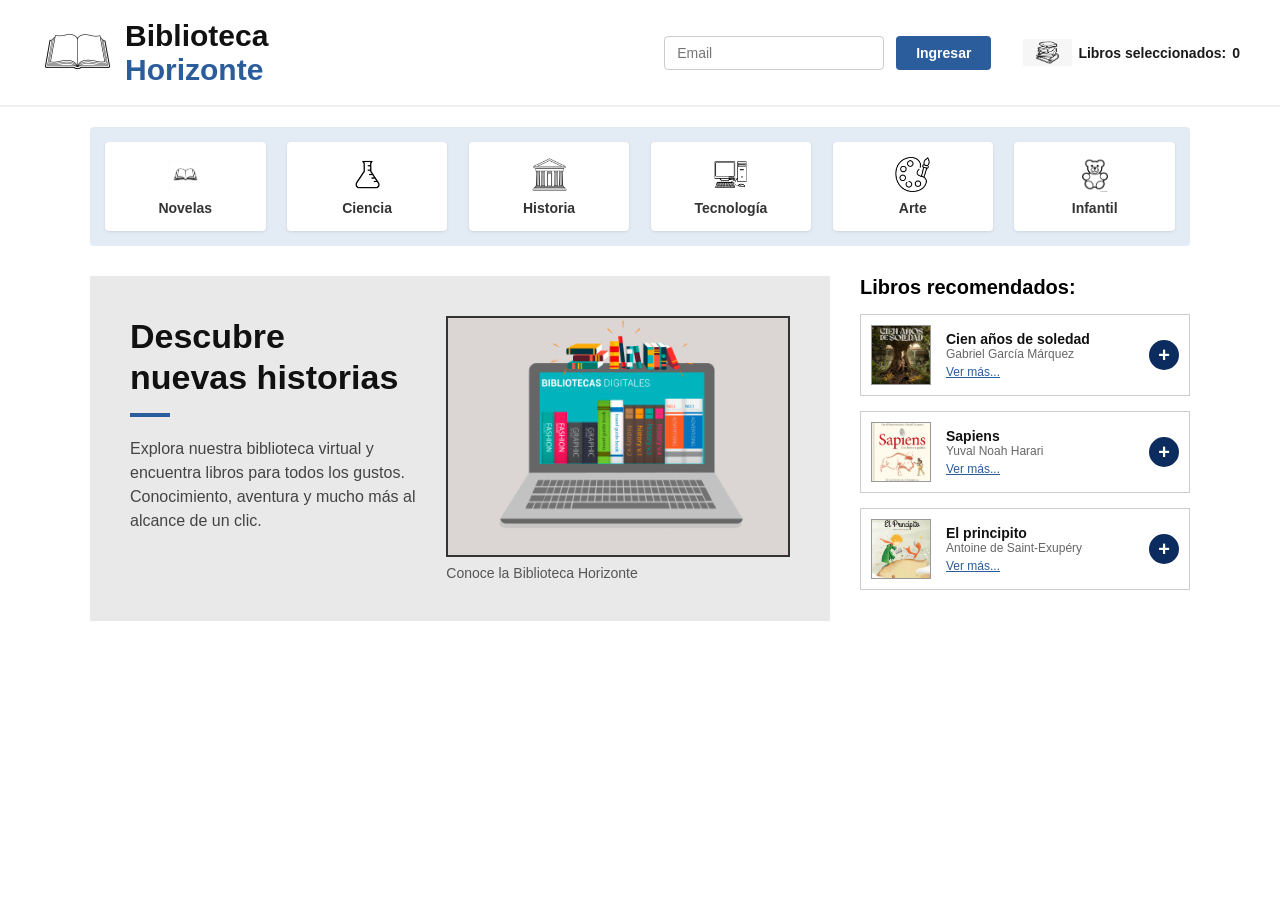
<file: index.html>
<!DOCTYPE html>
<html lang="es">
<head>
    <meta charset="UTF-8">
    <meta name="viewport" content="width=device-width, initial-scale=1.0">
    <meta name="author" content="Angelo Pomasongo">
    <title>Biblioteca Horizonte</title>
    <link rel="stylesheet" href="static/css/style.css">
</head>
<body>

    <header>
        <div class="logo">
            <img src="static/images/logo.jpg" alt="Logo" class="img-logo">
            <div class="parrafo-nav">
                <p class="color-negro">Biblioteca</p>
                <p class="color-azul">Horizonte</p>
            </div>
        </div>
        <div class="controles">
            <input type="text" id="correo" placeholder="Email">
            <button class="btn-login" onclick="mostrarCorreo()">Ingresar</button>
            <span class="carrito">
                <img src="static/images/libros.jpg" alt="Libros" class="img-libro"> 
                Libros seleccionados: <span id="num-carrito">0</span>
            </span>
        </div>
    </header>

    <nav class="menu">
        <div class="item-menu">
            <img src="static/images/novela.jpg" alt="Novelas" class="img-menu">
            <p>Novelas</p>
        </div>
        <div class="item-menu">
            <img src="static/images/ciencia.png" alt="Ciencia" class="img-menu">
            <p>Ciencia</p>
        </div>
        <div class="item-menu">
            <img src="static/images/historia.jpg" alt="Historia" class="img-menu">
            <p>Historia</p>
        </div>
        <div class="item-menu">
            <img src="static/images/tecnologia.jpg" alt="Tecnología" class="img-menu">
            <p>Tecnología</p>
        </div>
        <div class="item-menu">
            <img src="static/images/arte.jpg" alt="Arte" class="img-menu">
            <p>Arte</p>
        </div>
        <div class="item-menu">
            <img src="static/images/oso.png" alt="Infantil" class="img-menu">
            <p>Infantil</p>
        </div>
    </nav>

    <main>
        <div class="seccion-gris">
            <div class="texto-promo">
                <h2>Descubre<br>nuevas historias</h2>
                <div class="linea-decorativa"></div>
                <p>Explora nuestra biblioteca virtual y encuentra libros para todos los gustos. Conocimiento, aventura y mucho más al alcance de un clic.</p>
            </div>

            <div class="contenedor-media">
                <img id="imagen-principal" src="static/images/biblioteca-digital.png" alt="Portada de la Biblioteca">
                <video id="video-principal" src="static/videos/¿Qué es la Biblioteca Digital_.mp4" controls style="display: none;"></video>
                <p class="subtitulo-media">Conoce la Biblioteca Horizonte</p>
            </div>
        </div>

        <div class="seccion-recomendados">
            <h3>Libros recomendados:</h3>

            <div class="tarjeta">
                <img src="static/images/cien años de soledad.jpg" alt="Cien años de soledad" class="img-recomendado">
                <div class="info-tarjeta">
                    <div class="detalle-libro">
                        <strong>Cien años de soledad</strong>
                        <span class="autor">Gabriel García Márquez</span>
                        <a href="#">Ver más...</a>
                    </div>
                    <button class="btn-mas" onclick="sumarCarrito()">+</button>
                </div>
            </div>

            <div class="tarjeta">
                <img src="static/images/sapiens.jpg" alt="Sapiens" class="img-recomendado">
                <div class="info-tarjeta">
                    <div class="detalle-libro">
                        <strong>Sapiens</strong>
                        <span class="autor">Yuval Noah Harari</span>
                        <a href="#">Ver más...</a>
                    </div>
                    <button class="btn-mas" onclick="sumarCarrito()">+</button>
                </div>
            </div>

            <div class="tarjeta">
                <img src="static/images/el principito.jpg" alt="El principito" class="img-recomendado">
                <div class="info-tarjeta">
                    <div class="detalle-libro">
                        <strong>El principito</strong>
                        <span class="autor">Antoine de Saint-Exupéry</span>
                        <a href="#">Ver más...</a>
                    </div>
                    <button class="btn-mas" onclick="sumarCarrito()">+</button>
                </div>
            </div>
        </div>
    </main>

    <script src="static/js/script.js"></script>
</body>
</html>
</file>
<file: static/css/style.css>
* {
    box-sizing: border-box;
    margin: 0;
    padding: 0;
    font-family: Arial, Helvetica, sans-serif;
}

body {
    background-color: #ffffff;
    color: #1a1a1a;
}

header {
    display: flex;
    justify-content: space-between;
    align-items: center;
    padding: 15px 40px;
    background-color: #ffffff;
    border-bottom: 2px solid #f0f0f0;
}

.logo {
    display: flex;
    align-items: center;
    font-size: 30px;
    font-weight: 800;
}

.img-logo {
    width: 75px;
    height: auto;
    margin-right: 10px;
}

.parrafo-nav {
    display: flex;
    flex-direction: column;
}

.color-azul {
    color: #2b5c9c;
}

.color-negro {
    color: #111111;
    margin-right: 5px;
}

.controles {
    display: flex;
    align-items: center;
    gap: 12px;
}

.controles input[type="text"] {
    padding: 8px 12px;
    border: 1px solid #ccc;
    border-radius: 4px;
    font-size: 14px;
    width: 220px;
}

.btn-login {
    background-color: #2b5c9c;
    color: #ffffff;
    border: none;
    padding: 9px 20px;
    font-size: 14px;
    border-radius: 4px;
    cursor: pointer;
    font-weight: bold;
}

.carrito {
    display: flex;
    align-items: center;
    margin-left: 20px;
    font-size: 14px;
    gap: 6px;
    font-weight: bold;
}

.img-libro {
    width: 49px;
    height: auto;
}

.menu {
    background-color: #e3ebf4;
    display: flex;
    justify-content: space-between;
    align-items: center;
    max-width: 1100px;
    margin: 20px auto 30px auto;
    padding: 15px;
    border-radius: 4px;
}

.item-menu {
    background-color: #ffffff;
    display: flex;
    flex-direction: column;
    align-items: center;
    justify-content: center;
    width: 15%;
    padding: 15px 0;
    font-size: 14px;
    color: #333333;
    border-radius: 4px;
    box-shadow: 0 1px 3px rgba(0,0,0,0.1);
    font-weight: bold;
}

.img-menu {
    width: 35px;
    height: 35px;
    object-fit: contain;
    margin-bottom: 8px;
}

main {
    display: flex;
    max-width: 1100px;
    margin: 0 auto;
    gap: 30px;
}

.seccion-gris {
    flex: 2;
    background-color: #e9e9e9;
    display: flex;
    padding: 40px;
    align-items: flex-start;
    justify-content: space-between;
}

.texto-promo {
    flex: 1;
    padding-right: 30px;
}

.texto-promo h2 {
    font-size: 34px;
    line-height: 1.2;
    font-weight: 800;
    color: #111111;
    margin-bottom: 15px;
}

.linea-decorativa {
    width: 40px;
    height: 4px;
    background-color: #2b5c9c;
    margin-bottom: 20px;
}

.texto-promo p {
    font-size: 16px;
    line-height: 1.5;
    color: #444444;
}

.contenedor-media {
    flex: 1.2;
    display: flex;
    flex-direction: column;
}

#imagen-principal, #video-principal {
    width: 100%;
    height: auto;
    object-fit: cover;
    border: 2px solid #333;
    cursor: pointer;
}

.subtitulo-media {
    margin-top: 8px;
    font-size: 14px;
    color: #555555;
    font-weight: normal;
}

.seccion-recomendados {
    flex: 1;
    display: flex;
    flex-direction: column;
}

.seccion-recomendados h3 {
    font-size: 20px;
    font-weight: 800;
    margin-bottom: 15px;
    color: #000000;
}

.tarjeta {
    display: flex;
    align-items: center;
    border: 1px solid #cccccc;
    padding: 10px;
    margin-bottom: 15px;
    background-color: #ffffff;
}

.img-recomendado {
    width: 60px;
    height: 60px;
    object-fit: cover;
    border: 1px solid #999999;
    margin-right: 15px;
}

.info-tarjeta {
    display: flex;
    flex: 1;
    justify-content: space-between;
    align-items: center;
}

.detalle-libro {
    display: flex;
    flex-direction: column;
}

.detalle-libro strong {
    font-size: 14px;
    font-weight: bold;
    color: #111111;
}

.detalle-libro .autor {
    font-size: 12px;
    color: #666666;
    margin-bottom: 4px;
}

.detalle-libro a {
    font-size: 12px;
    color: #2b5c9c;
}

.detalle-libro a:hover {
    text-decoration: none;
}

.btn-mas {
    background-color: #0c2b5e;
    color: #ffffff;
    border: none;
    width: 30px;
    height: 30px;
    border-radius: 50%;
    font-size: 20px;
    font-weight: bold;
    cursor: pointer;
    display: flex;
    align-items: center;
    justify-content: center;
}
</file>
